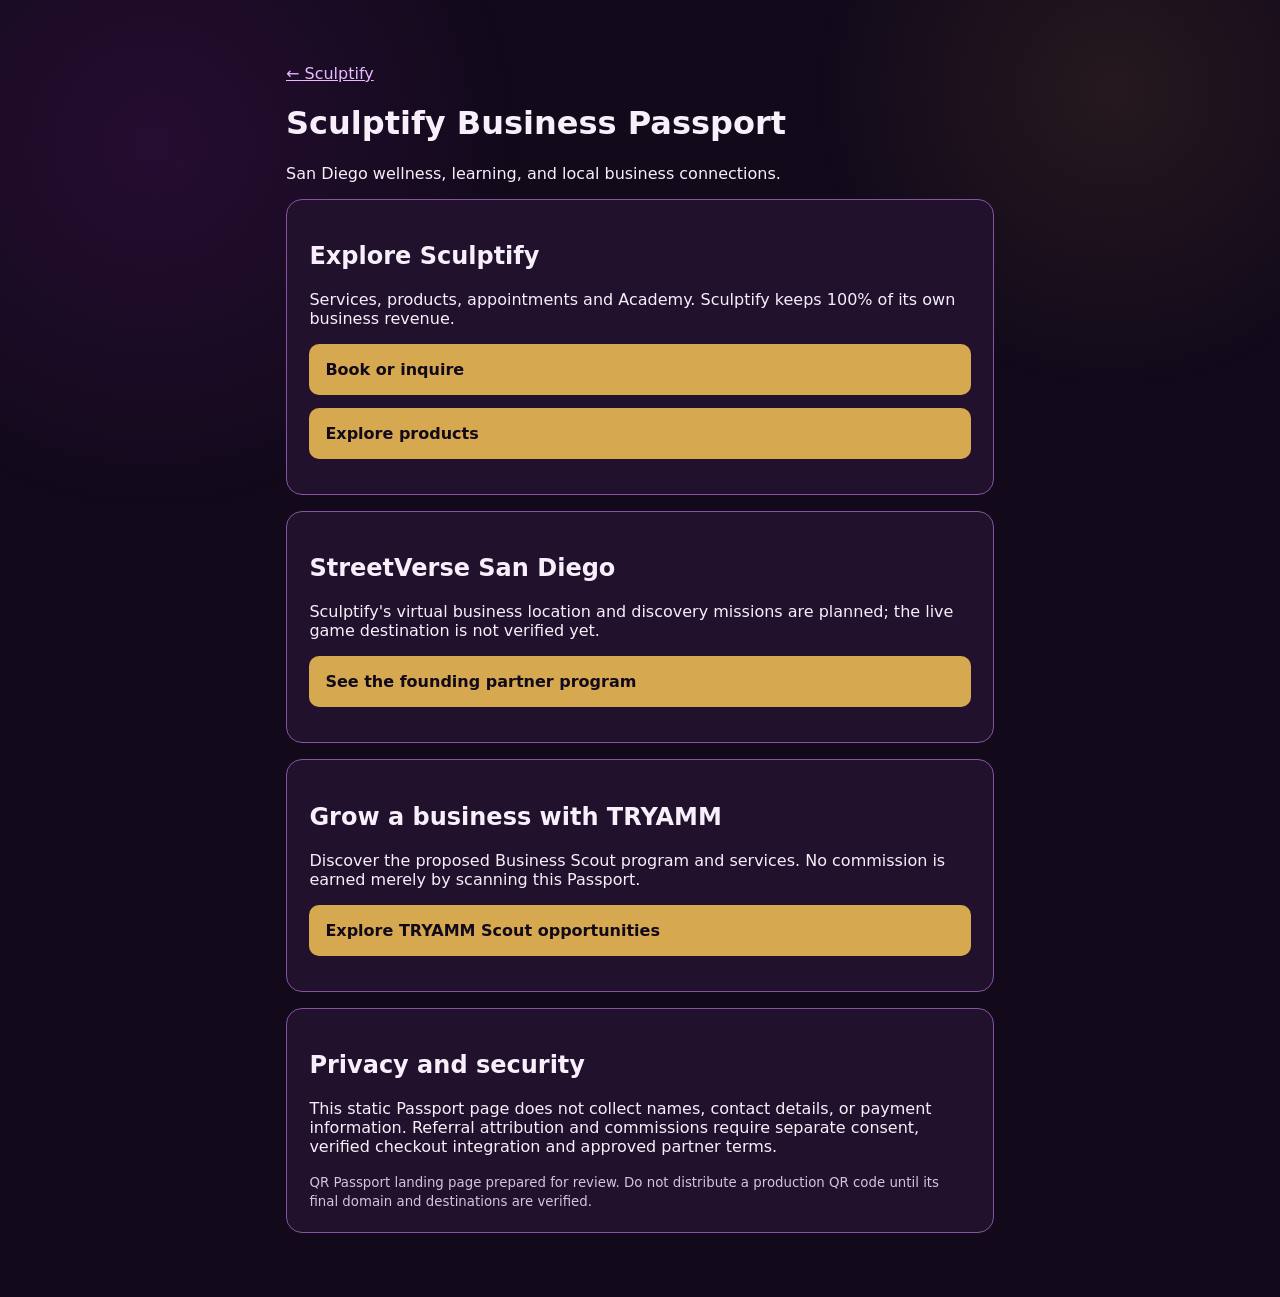
<file: business-passport.html>
<!doctype html>
<html lang="en"><head><meta charset="utf-8"><meta name="viewport" content="width=device-width,initial-scale=1"><meta name="referrer" content="strict-origin-when-cross-origin"><title>Sculptify Business QR Passport</title><link rel="stylesheet" href="./styles.css"><style>body{background:#120a1b;color:#f7effa;font:16px system-ui,sans-serif}main{max-width:740px;margin:2rem auto;padding:1rem}article{padding:1.4rem;margin:1rem 0;border:1px solid #8654a1;border-radius:16px;background:#21112c}a.action{display:block;padding:1rem;border-radius:10px;background:#d6a84f;color:#120a1b;font-weight:700;text-decoration:none;margin:.8rem 0}small{color:#d5c3e1}a{color:#e8b9ff}</style></head><body><main><p><a href="./index.html">← Sculptify</a></p><h1>Sculptify Business Passport</h1><p>San Diego wellness, learning, and local business connections.</p><article><h2>Explore Sculptify</h2><p>Services, products, appointments and Academy. Sculptify keeps 100% of its own business revenue.</p><a class="action" href="./index.html#booking">Book or inquire</a><a class="action" href="./index.html#store">Explore products</a></article><article><h2>StreetVerse San Diego</h2><p>Sculptify's virtual business location and discovery missions are planned; the live game destination is not verified yet.</p><a class="action" href="./scout.html">See the founding partner program</a></article><article><h2>Grow a business with TRYAMM</h2><p>Discover the proposed Business Scout program and services. No commission is earned merely by scanning this Passport.</p><a class="action" href="./scout.html">Explore TRYAMM Scout opportunities</a></article><article><h2>Privacy and security</h2><p>This static Passport page does not collect names, contact details, or payment information. Referral attribution and commissions require separate consent, verified checkout integration and approved partner terms.</p><small>QR Passport landing page prepared for review. Do not distribute a production QR code until its final domain and destinations are verified.</small></article></main></body></html>
</file>
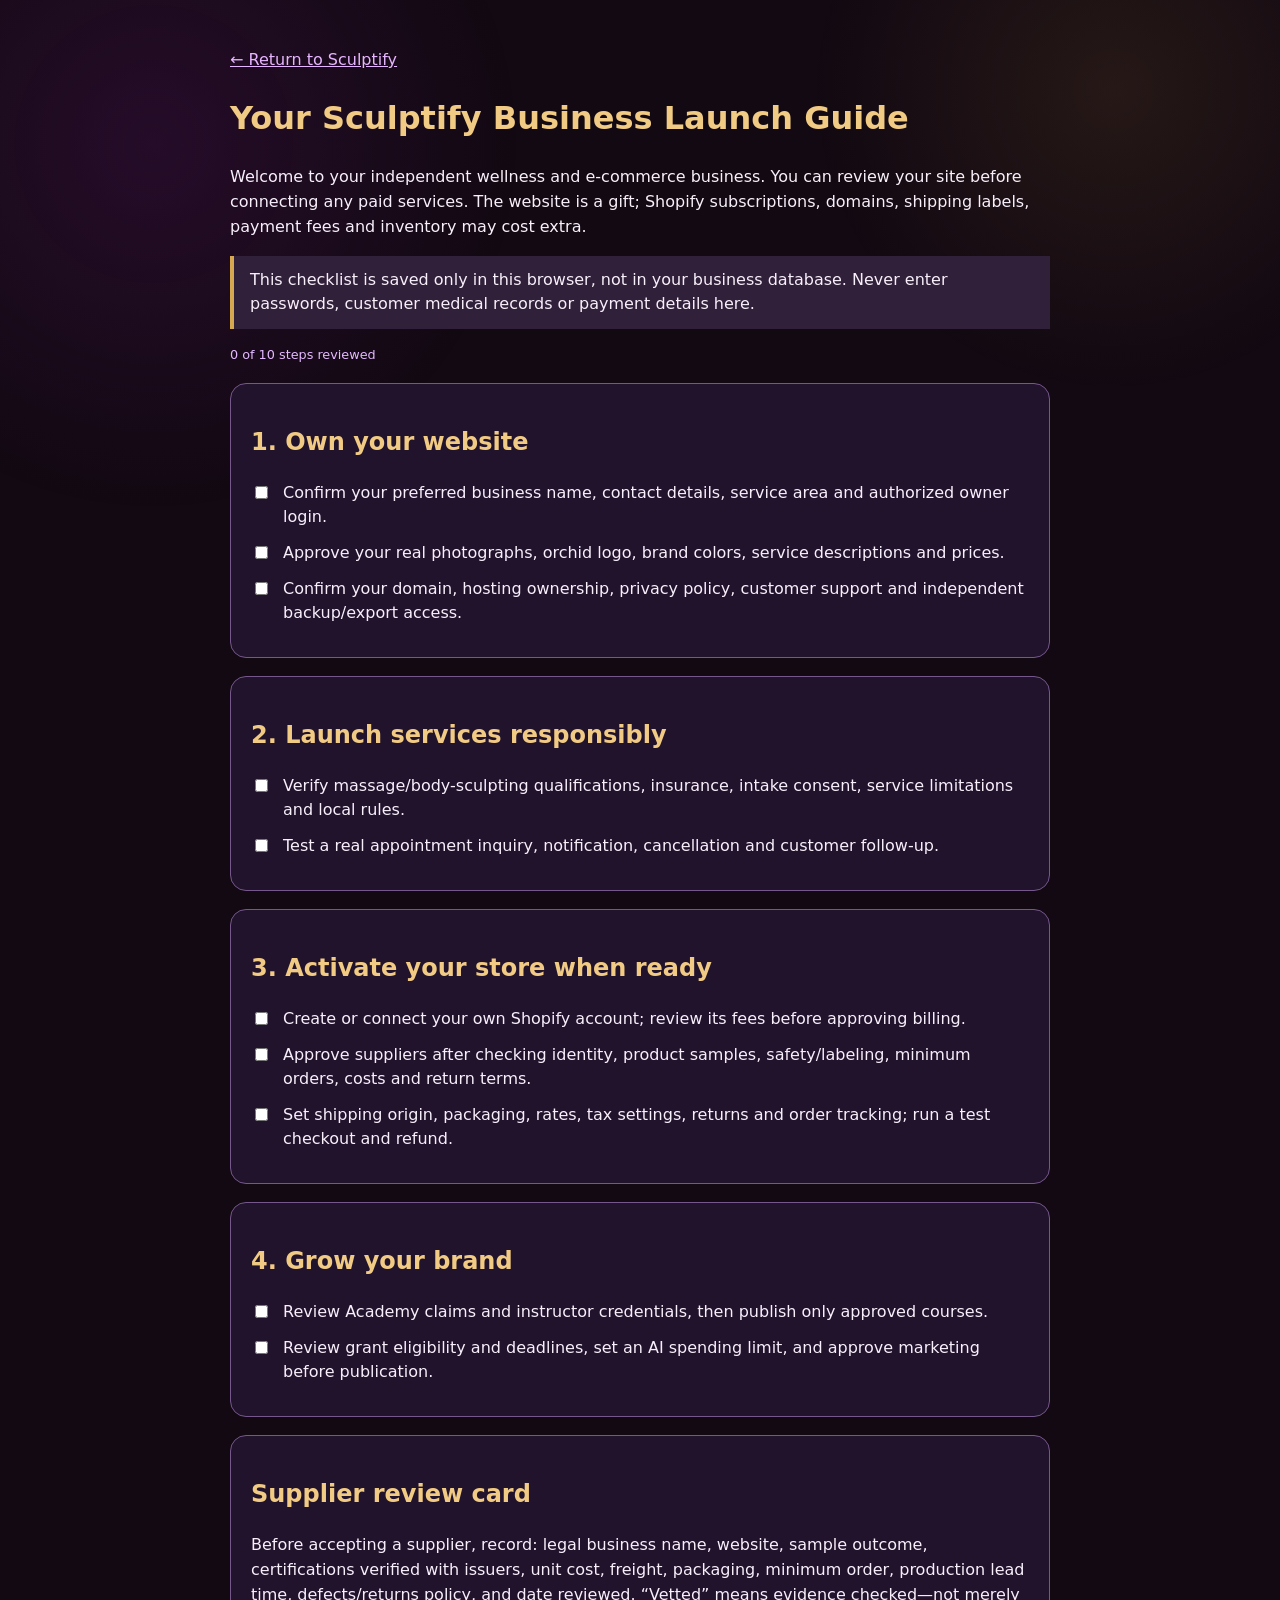
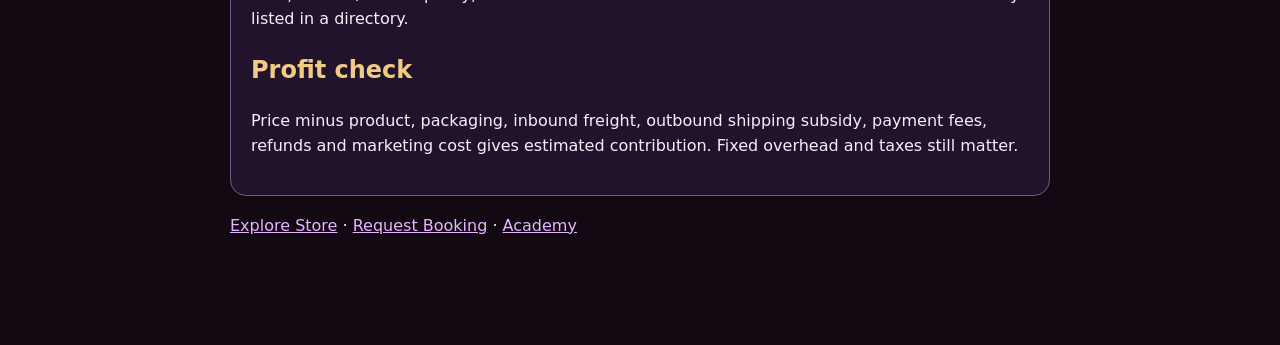
<file: owner-launch-guide.html>
<!doctype html><html lang="en"><head><meta charset="utf-8"><meta name="viewport" content="width=device-width,initial-scale=1"><meta name="theme-color" content="#120912"><title>SculptifyLTD | Owner Launch Guide</title><link rel="stylesheet" href="./styles.css"><style>body{background:#120912;color:#f7effa;font-family:system-ui,sans-serif}.guide{max-width:860px;margin:0 auto;padding:32px 20px 90px}h1,h2{color:#f1ca83}a{color:#e6b5ff}.step{border:1px solid #76578c;border-radius:16px;padding:20px;margin:18px 0;background:#22132d}label{display:flex;gap:12px;align-items:flex-start;margin:12px 0;line-height:1.5}input{margin-top:5px;accent-color:#a63dd2}.note{border-left:4px solid #d6a84f;padding:12px 16px;background:#312039}.status{color:#e3b9ff}</style></head><body><main class="guide"><p><a href="./index.html">← Return to Sculptify</a></p><h1>Your Sculptify Business Launch Guide</h1><p>Welcome to your independent wellness and e-commerce business. You can review your site before connecting any paid services. The website is a gift; Shopify subscriptions, domains, shipping labels, payment fees and inventory may cost extra.</p><p class="note">This checklist is saved only in this browser, not in your business database. Never enter passwords, customer medical records or payment details here.</p><p class="status" id="progress" aria-live="polite">0 of 10 steps reviewed</p><section class="step"><h2>1. Own your website</h2><label><input type="checkbox" data-step="1"> Confirm your preferred business name, contact details, service area and authorized owner login.</label><label><input type="checkbox" data-step="2"> Approve your real photographs, orchid logo, brand colors, service descriptions and prices.</label><label><input type="checkbox" data-step="3"> Confirm your domain, hosting ownership, privacy policy, customer support and independent backup/export access.</label></section><section class="step"><h2>2. Launch services responsibly</h2><label><input type="checkbox" data-step="4"> Verify massage/body-sculpting qualifications, insurance, intake consent, service limitations and local rules.</label><label><input type="checkbox" data-step="5"> Test a real appointment inquiry, notification, cancellation and customer follow-up.</label></section><section class="step"><h2>3. Activate your store when ready</h2><label><input type="checkbox" data-step="6"> Create or connect your own Shopify account; review its fees before approving billing.</label><label><input type="checkbox" data-step="7"> Approve suppliers after checking identity, product samples, safety/labeling, minimum orders, costs and return terms.</label><label><input type="checkbox" data-step="8"> Set shipping origin, packaging, rates, tax settings, returns and order tracking; run a test checkout and refund.</label></section><section class="step"><h2>4. Grow your brand</h2><label><input type="checkbox" data-step="9"> Review Academy claims and instructor credentials, then publish only approved courses.</label><label><input type="checkbox" data-step="10"> Review grant eligibility and deadlines, set an AI spending limit, and approve marketing before publication.</label></section><section class="step"><h2>Supplier review card</h2><p>Before accepting a supplier, record: legal business name, website, sample outcome, certifications verified with issuers, unit cost, freight, packaging, minimum order, production lead time, defects/returns policy, and date reviewed. “Vetted” means evidence checked—not merely listed in a directory.</p><h2>Profit check</h2><p>Price minus product, packaging, inbound freight, outbound shipping subsidy, payment fees, refunds and marketing cost gives estimated contribution. Fixed overhead and taxes still matter.</p></section><p><a href="./index.html#store">Explore Store</a> · <a href="./index.html#booking">Request Booking</a> · <a href="./index.html#academy">Academy</a></p></main><script>const checks=[...document.querySelectorAll('[data-step]')],key='sculptify-launch-checklist-v1';let saved=[];try{saved=JSON.parse(localStorage.getItem(key)||'[]')}catch{};checks.forEach(c=>{c.checked=saved.includes(c.dataset.step);c.addEventListener('change',()=>{try{localStorage.setItem(key,JSON.stringify(checks.filter(x=>x.checked).map(x=>x.dataset.step)))}catch{};refresh()})});function refresh(){document.querySelector('#progress').textContent=checks.filter(x=>x.checked).length+' of '+checks.length+' steps reviewed'}refresh();</script></body></html>
</file>
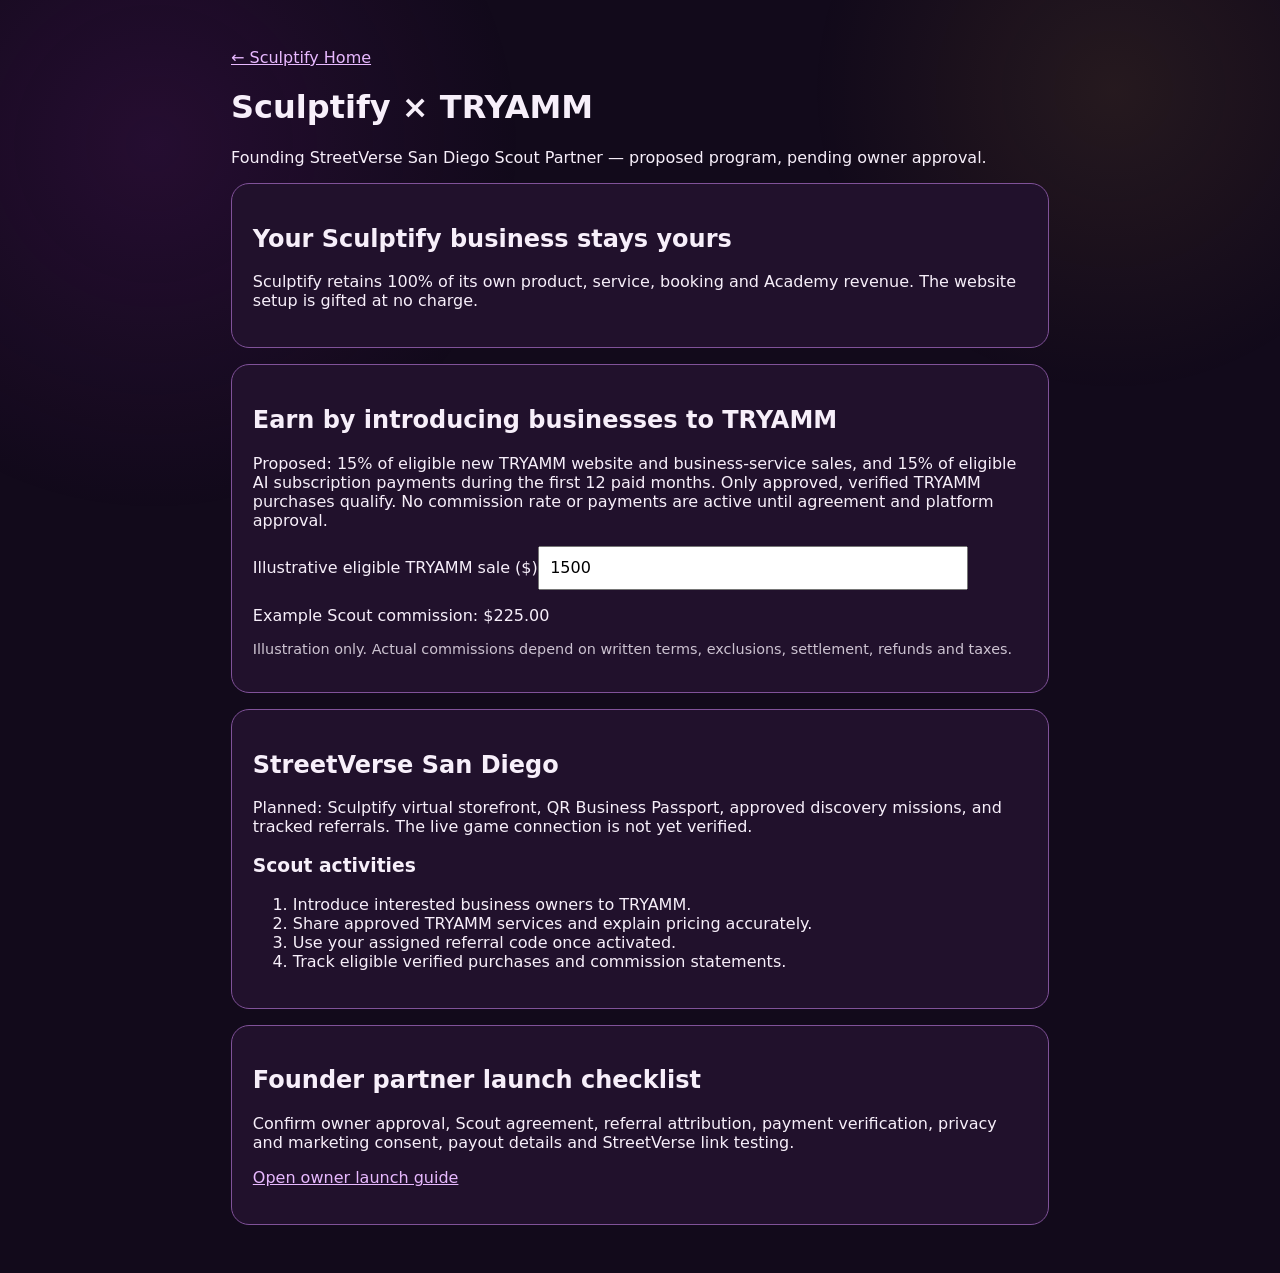
<file: scout.html>
<!doctype html><html lang="en"><head><meta charset="utf-8"><meta name="viewport" content="width=device-width,initial-scale=1"><meta name="description" content="SculptifyLTD founding TRYAMM Scout Partner — StreetVerse San Diego."><title>Sculptify × TRYAMM Scout Partner</title><link rel="stylesheet" href="./styles.css"><style>body{background:#120a1b;color:#f7effa;font:16px system-ui,sans-serif}main{max-width:850px;margin:auto;padding:2rem 1rem}section{background:#21112c;border:1px solid #805299;border-radius:18px;padding:1.3rem;margin:1rem 0}a{color:#e8b9ff}input{font:inherit;padding:.65rem;width:100%;max-width:430px}button{font:inherit;padding:.8rem 1.2rem;border:0;border-radius:10px;background:#d6a84f;color:#120a1b;font-weight:700}label{display:block;margin:1rem 0}.small{opacity:.8;font-size:.9rem}</style></head><body><main><p><a href="./index.html">← Sculptify Home</a></p><h1>Sculptify × TRYAMM</h1><p>Founding StreetVerse San Diego Scout Partner — proposed program, pending owner approval.</p><section><h2>Your Sculptify business stays yours</h2><p>Sculptify retains 100% of its own product, service, booking and Academy revenue. The website setup is gifted at no charge.</p></section><section><h2>Earn by introducing businesses to TRYAMM</h2><p>Proposed: 15% of eligible new TRYAMM website and business-service sales, and 15% of eligible AI subscription payments during the first 12 paid months. Only approved, verified TRYAMM purchases qualify. No commission rate or payments are active until agreement and platform approval.</p><label>Illustrative eligible TRYAMM sale ($)<input id="sale" type="number" min="0" max="1000000" step="0.01" value="1500"></label><p id="estimate" role="status"></p><p class="small">Illustration only. Actual commissions depend on written terms, exclusions, settlement, refunds and taxes.</p></section><section><h2>StreetVerse San Diego</h2><p>Planned: Sculptify virtual storefront, QR Business Passport, approved discovery missions, and tracked referrals. The live game connection is not yet verified.</p><h3>Scout activities</h3><ol><li>Introduce interested business owners to TRYAMM.</li><li>Share approved TRYAMM services and explain pricing accurately.</li><li>Use your assigned referral code once activated.</li><li>Track eligible verified purchases and commission statements.</li></ol></section><section><h2>Founder partner launch checklist</h2><p>Confirm owner approval, Scout agreement, referral attribution, payment verification, privacy and marketing consent, payout details and StreetVerse link testing.</p><p><a href="./owner-launch-guide.html">Open owner launch guide</a></p></section></main><script>const s=document.getElementById('sale'),o=document.getElementById('estimate');function update(){const n=Number(s.value);o.textContent=Number.isFinite(n)&&n>=0&&n<=1000000?'Example Scout commission: '+(n*.15).toLocaleString('en-US',{style:'currency',currency:'USD'}):'Enter a valid amount';}s.addEventListener('input',update);update();</script></body></html>
</file>
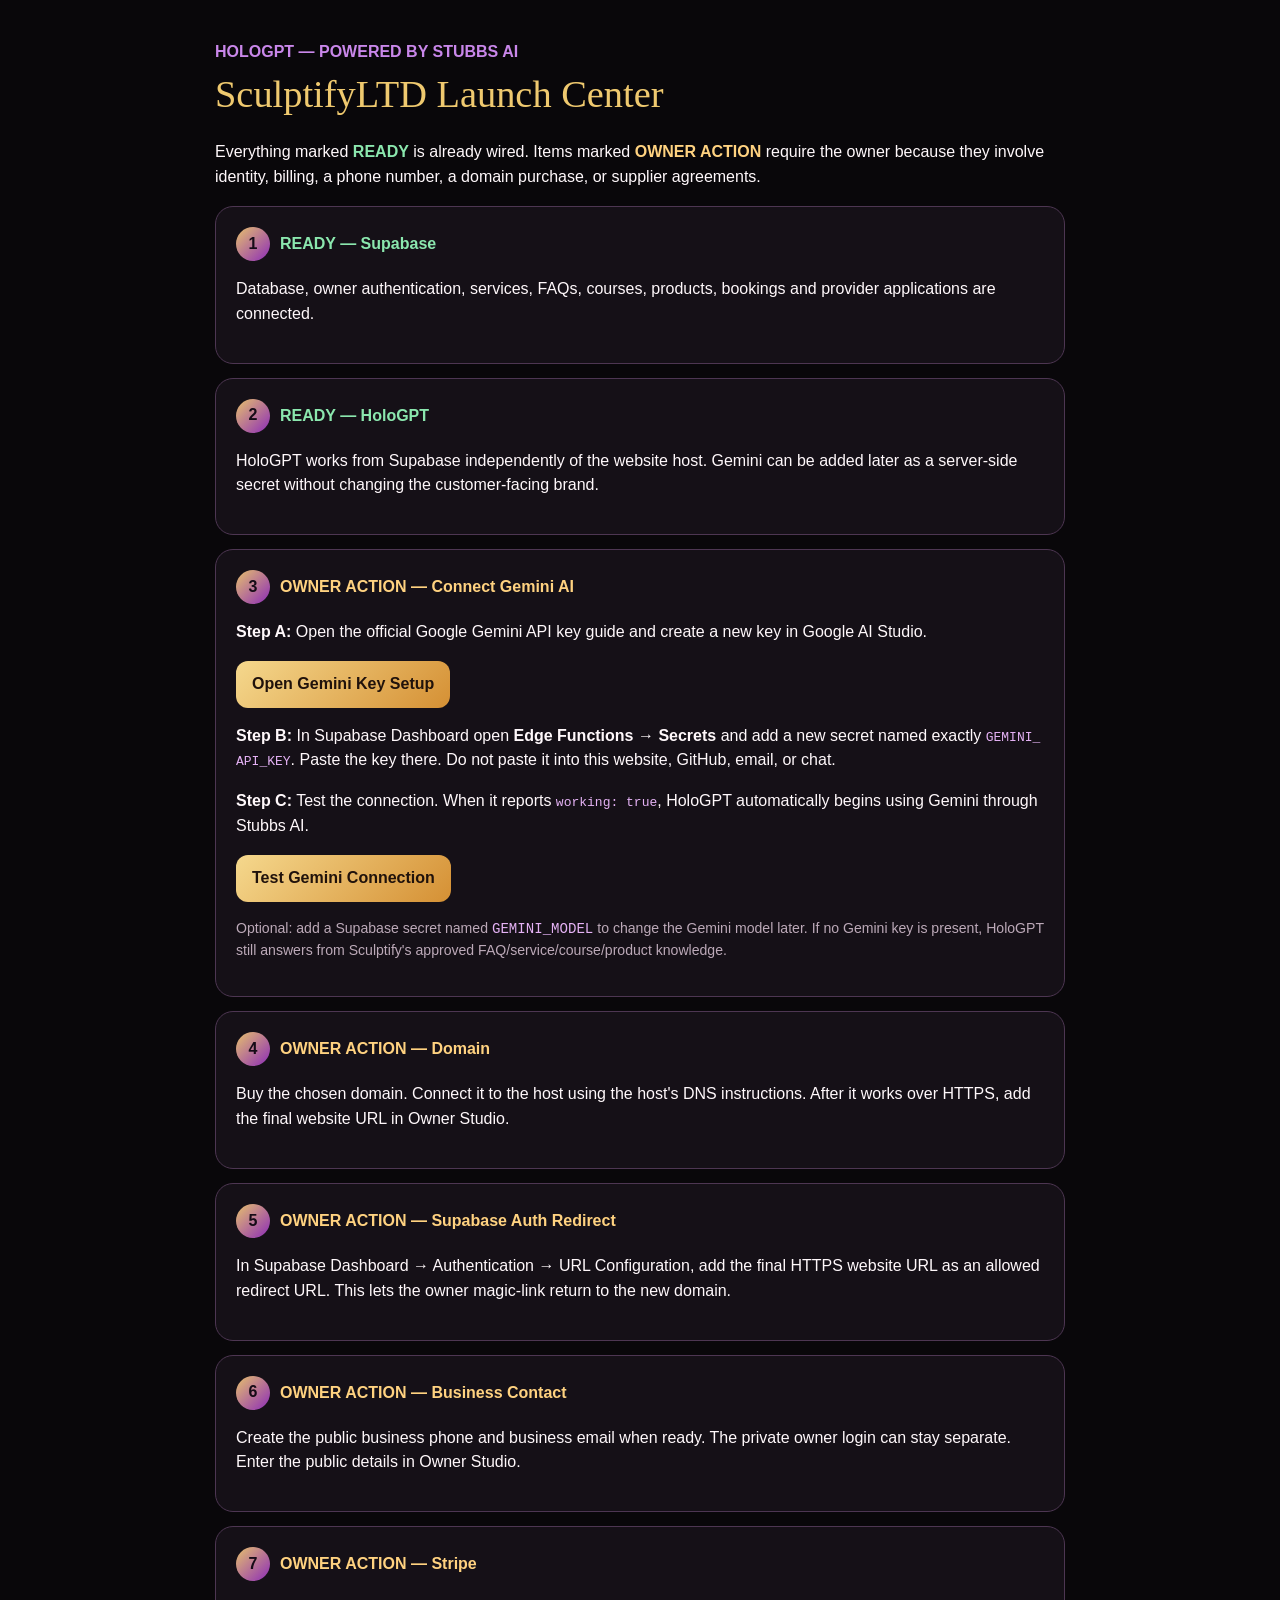
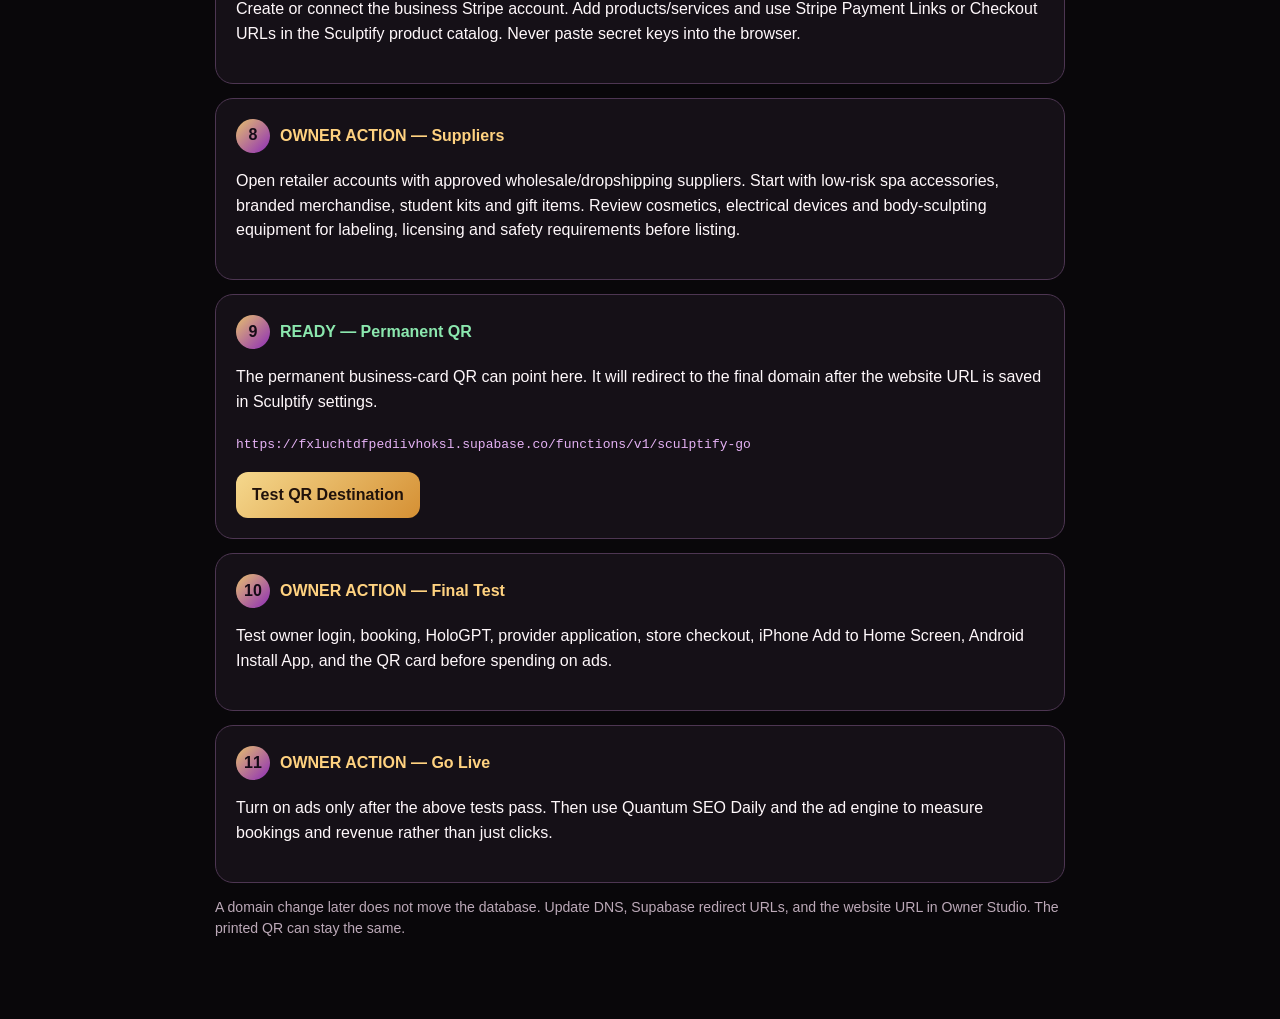
<file: setup.html>
<!doctype html>
<html lang="en"><head><meta charset="utf-8"><meta name="viewport" content="width=device-width,initial-scale=1">
<title>SculptifyLTD Launch Center</title><style>
body{margin:0;background:#09070a;color:#fff8fb;font-family:-apple-system,BlinkMacSystemFont,"Segoe UI",Arial,sans-serif;line-height:1.55}
main{width:min(850px,calc(100% - 28px));margin:40px auto 80px}.brand{color:#efc96f;font-family:Georgia,serif;font-size:2.4rem}.sub{color:#c987ea;font-weight:700}.card{border:1px solid #4d3652;background:#151017;border-radius:18px;padding:20px;margin:14px 0}.num{display:inline-grid;place-items:center;width:34px;height:34px;border-radius:50%;background:linear-gradient(135deg,#e7c16d,#8c2cb8);color:#160b17;font-weight:900;margin-right:10px}.done{color:#8be7ae}.owner{color:#ffd280}.button{display:inline-block;padding:11px 16px;border-radius:12px;background:linear-gradient(135deg,#f5d88d,#d59034);color:#20120b;text-decoration:none;font-weight:900}.small{color:#bca9b8;font-size:.88rem}code{word-break:break-all;color:#e5b2f5}h2{color:#f2d184}input{width:100%;padding:12px;border-radius:10px;border:1px solid #503a55;background:#0d090e;color:#fff}
</style></head><body><main>
<div class="sub">HOLOGPT — POWERED BY STUBBS AI</div><div class="brand">SculptifyLTD Launch Center</div>
<p>Everything marked <b class="done">READY</b> is already wired. Items marked <b class="owner">OWNER ACTION</b> require the owner because they involve identity, billing, a phone number, a domain purchase, or supplier agreements.</p>

<div class="card"><span class="num">1</span><b class="done">READY — Supabase</b><p>Database, owner authentication, services, FAQs, courses, products, bookings and provider applications are connected.</p></div>
<div class="card"><span class="num">2</span><b class="done">READY — HoloGPT</b><p>HoloGPT works from Supabase independently of the website host. Gemini can be added later as a server-side secret without changing the customer-facing brand.</p></div>
<div class="card"><span class="num">3</span><b class="owner">OWNER ACTION — Connect Gemini AI</b>
  <p><b>Step A:</b> Open the official Google Gemini API key guide and create a new key in Google AI Studio.</p>
  <p><a class="button" href="https://ai.google.dev/gemini-api/docs/api-key" target="_blank" rel="noopener">Open Gemini Key Setup</a></p>
  <p><b>Step B:</b> In Supabase Dashboard open <b>Edge Functions → Secrets</b> and add a new secret named exactly <code>GEMINI_API_KEY</code>. Paste the key there. Do not paste it into this website, GitHub, email, or chat.</p>
  <p><b>Step C:</b> Test the connection. When it reports <code>working: true</code>, HoloGPT automatically begins using Gemini through Stubbs AI.</p>
  <p><a class="button" href="https://fxluchtdfpediivhoksl.supabase.co/functions/v1/sculptify-gemini-check" target="_blank" rel="noopener">Test Gemini Connection</a></p>
  <p class="small">Optional: add a Supabase secret named <code>GEMINI_MODEL</code> to change the Gemini model later. If no Gemini key is present, HoloGPT still answers from Sculptify's approved FAQ/service/course/product knowledge.</p>
  </div>
  <div class="card"><span class="num">4</span><b class="owner">OWNER ACTION — Domain</b><p>Buy the chosen domain. Connect it to the host using the host's DNS instructions. After it works over HTTPS, add the final website URL in Owner Studio.</p></div>
<div class="card"><span class="num">5</span><b class="owner">OWNER ACTION — Supabase Auth Redirect</b><p>In Supabase Dashboard → Authentication → URL Configuration, add the final HTTPS website URL as an allowed redirect URL. This lets the owner magic-link return to the new domain.</p></div>
<div class="card"><span class="num">6</span><b class="owner">OWNER ACTION — Business Contact</b><p>Create the public business phone and business email when ready. The private owner login can stay separate. Enter the public details in Owner Studio.</p></div>
<div class="card"><span class="num">7</span><b class="owner">OWNER ACTION — Stripe</b><p>Create or connect the business Stripe account. Add products/services and use Stripe Payment Links or Checkout URLs in the Sculptify product catalog. Never paste secret keys into the browser.</p></div>
<div class="card"><span class="num">8</span><b class="owner">OWNER ACTION — Suppliers</b><p>Open retailer accounts with approved wholesale/dropshipping suppliers. Start with low-risk spa accessories, branded merchandise, student kits and gift items. Review cosmetics, electrical devices and body-sculpting equipment for labeling, licensing and safety requirements before listing.</p></div>
<div class="card"><span class="num">9</span><b class="done">READY — Permanent QR</b><p>The permanent business-card QR can point here. It will redirect to the final domain after the website URL is saved in Sculptify settings.</p><p><code>https://fxluchtdfpediivhoksl.supabase.co/functions/v1/sculptify-go</code></p><a class="button" href="https://fxluchtdfpediivhoksl.supabase.co/functions/v1/sculptify-go">Test QR Destination</a></div>
<div class="card"><span class="num">10</span><b class="owner">OWNER ACTION — Final Test</b><p>Test owner login, booking, HoloGPT, provider application, store checkout, iPhone Add to Home Screen, Android Install App, and the QR card before spending on ads.</p></div>
<div class="card"><span class="num">11</span><b class="owner">OWNER ACTION — Go Live</b><p>Turn on ads only after the above tests pass. Then use Quantum SEO Daily and the ad engine to measure bookings and revenue rather than just clicks.</p></div>
<p class="small">A domain change later does not move the database. Update DNS, Supabase redirect URLs, and the website URL in Owner Studio. The printed QR can stay the same.</p>
</main></body></html>
</file>
<file: styles.css>
*{box-sizing:border-box}html{scroll-behavior:smooth}body{margin:0;background:#09070a;color:#fff8fb;font-family:-apple-system,BlinkMacSystemFont,"Segoe UI",Roboto,Arial,sans-serif;line-height:1.55;overflow-x:hidden}body:before{content:"";position:fixed;inset:0;pointer-events:none;background:radial-gradient(circle at 12% 16%,rgba(128,30,150,.18),transparent 27%),radial-gradient(circle at 87% 10%,rgba(241,178,72,.09),transparent 22%);z-index:-2}a{color:inherit}button,input,select,textarea{font:inherit}.wrap{width:min(1180px,calc(100% - 28px));margin:auto}.top-strip{background:#050405;border-bottom:1px solid #302133;color:#d9c9d4;font-size:.78rem}.top-strip .wrap{display:flex;justify-content:space-between;gap:18px;padding:8px 0;white-space:nowrap;overflow:auto}.site-header{position:sticky;top:0;z-index:30;background:rgba(9,7,10,.92);backdrop-filter:blur(18px);border-bottom:1px solid #39273d}.nav-wrap{min-height:78px;display:flex;align-items:center;justify-content:space-between;gap:18px}.brand{display:flex;align-items:center;gap:12px;text-decoration:none}.brand img{width:54px;height:54px}.brand strong,.brand small{display:block}.brand strong{font-family:Georgia,serif;font-size:1.32rem;color:#f1d083}.brand small{font-size:.64rem;letter-spacing:.12em;color:#d3bfce}.nav-wrap nav{display:flex;gap:16px;align-items:center}.nav-wrap nav a{text-decoration:none;font-size:.87rem;color:#e7dae3}.button{border:1px solid transparent;min-height:44px;border-radius:12px;padding:10px 17px;display:inline-flex;align-items:center;justify-content:center;text-decoration:none;font-weight:800;cursor:pointer}.gold{background:linear-gradient(135deg,#f6dfa0,#d49335 52%,#f6d986);color:#21120a;box-shadow:0 9px 28px rgba(221,159,57,.16)}.purple{background:linear-gradient(135deg,#7a27b8,#c84ab7);color:#fff}.outline{background:rgba(22,14,23,.72);border-color:#8c647e;color:#fff}.full{width:100%}.hero{padding:72px 0 46px}.hero-grid{display:grid;grid-template-columns:1.03fr .97fr;gap:34px;align-items:center}.pill,.eyebrow{display:inline-flex;color:#e9b9ff;border:1px solid #59405e;background:#181019;border-radius:999px;padding:6px 10px;font-size:.7rem;font-weight:900;letter-spacing:.1em}.hero h1{font-family:Georgia,serif;font-size:clamp(2.8rem,6.5vw,5.65rem);line-height:.96;letter-spacing:-.035em;margin:16px 0 18px;background:linear-gradient(180deg,#fff5cf 4%,#e5bd63 55%,#a96225 100%);-webkit-background-clip:text;color:transparent}.hero h1 em{font-weight:500;color:#d78cff;-webkit-text-fill-color:#d78cff}.hero-copy>p{color:#cdbbc8;font-size:1.05rem;max-width:680px}.hero-actions{display:flex;gap:10px;flex-wrap:wrap;margin:24px 0 12px}.install-help{font-size:.82rem;min-height:1.2em}.feature-pills{display:flex;gap:8px;flex-wrap:wrap;margin-top:22px}.feature-pills span{border:1px solid #433046;border-radius:999px;padding:6px 9px;font-size:.73rem;color:#d8c5d4;background:#130e14}.hero-card{position:relative;min-height:530px;border:1px solid #8b6532;border-radius:30px;overflow:hidden;background:linear-gradient(150deg,#0d090e 0%,#170d1d 48%,#2b1135 100%);box-shadow:0 30px 85px rgba(0,0,0,.42),inset 0 0 90px rgba(152,62,176,.08)}.hero-card:before,.hero-card:after{content:"";position:absolute;border-radius:50%;filter:blur(2px)}.hero-card:before{width:360px;height:360px;right:-170px;top:-90px;background:radial-gradient(circle,#7d2da5 0,#44134e 40%,transparent 70%)}.hero-card:after{width:420px;height:90px;left:-80px;bottom:55px;background:linear-gradient(90deg,transparent,#d99a36 48%,#8e33b6 67%,transparent);transform:rotate(-12deg);opacity:.7}.hero-logo{position:relative;z-index:3;display:flex;align-items:center;gap:10px;padding:24px}.hero-logo img{width:76px;height:76px}.hero-logo b{font-family:Georgia,serif;color:#f0ca72;font-size:1.7rem;display:block}.hero-logo span{color:#cc8ef0;font-size:.74rem;letter-spacing:.1em}.spa-art{position:relative;height:236px;margin:0 22px;border-radius:22px;overflow:hidden;background:radial-gradient(circle at 62% 37%,rgba(233,166,68,.17),transparent 26%),linear-gradient(135deg,#1f1124,#0b090c 60%,#221229)}.glow{position:absolute;inset:0;background:radial-gradient(circle at 30% 70%,rgba(247,175,78,.19),transparent 28%)}.flower{position:absolute;color:#b343d2;text-shadow:2px 2px 0 #e4b357,0 0 18px rgba(188,61,210,.55);font-size:7rem;line-height:1}.flower-a{left:10px;top:4px;transform:rotate(-18deg)}.flower-b{right:12px;bottom:-22px;font-size:6rem;transform:rotate(24deg)}.stone{position:absolute;width:120px;height:48px;border-radius:50%;background:radial-gradient(ellipse at 40% 25%,#514451 0,#19151b 54%,#080608 100%);box-shadow:0 14px 24px rgba(0,0,0,.45)}.stone-1{left:37%;top:62%;transform:rotate(-6deg)}.stone-2{left:49%;top:45%;width:108px}.stone-3{left:61%;top:29%;width:98px}.contact-card{position:relative;z-index:3;display:grid;grid-template-columns:repeat(3,1fr);gap:8px;padding:18px 22px}.contact-card>div{display:flex;gap:9px;align-items:center;border:1px solid #4a344d;background:rgba(11,7,12,.74);padding:10px;border-radius:14px;min-width:0}.contact-card span{color:#f0c770}.contact-card p{margin:0;min-width:0}.contact-card small{display:block;color:#a993a4;font-size:.66rem}.contact-card b{display:block;white-space:nowrap;overflow:hidden;text-overflow:ellipsis;font-size:.72rem}.hero-badges{position:relative;z-index:3;display:flex;gap:8px;flex-wrap:wrap;padding:0 22px 22px}.hero-badges span{border:1px solid #c18d3f;color:#f4d990;border-radius:999px;padding:6px 10px;font-size:.71rem}.section{padding:64px 0}.dark-band{background:linear-gradient(180deg,rgba(20,13,21,.95),rgba(13,9,14,.95));border-top:1px solid #2f2132;border-bottom:1px solid #2f2132}.section-head{display:flex;justify-content:space-between;align-items:end;gap:24px;margin-bottom:25px}.section-head h2,.ai-layout h2,.two-col h2{font-family:Georgia,serif;font-size:clamp(2rem,4vw,3.2rem);margin:6px 0;color:#f5d789}.section-head p,.ai-layout>div>p,.two-col>div>p{max-width:650px;color:#c3b1be;margin:0}.rail{display:grid;grid-auto-flow:column;grid-auto-columns:minmax(285px,32%);gap:16px;overflow-x:auto;scroll-snap-type:x mandatory;padding:4px 4px 18px;scrollbar-color:#a842c5 #231626}.rail::-webkit-scrollbar{height:12px}.rail::-webkit-scrollbar-track{background:#231626;border-radius:999px}.rail::-webkit-scrollbar-thumb{background:linear-gradient(90deg,#7d2bb0,#e0a44b);border-radius:999px;border:2px solid #231626}.service-card,.lux-card,.product-card,.loading-card{border:1px solid #49344d;background:linear-gradient(180deg,#1a111c,#100c12);border-radius:20px;overflow:hidden}.service-card{scroll-snap-align:start}.service-visual{height:185px;display:grid;place-items:center;font-size:4rem;background:radial-gradient(circle at 72% 25%,rgba(235,168,65,.18),transparent 23%),linear-gradient(135deg,#35163f,#130d16 64%)}.service-body,.product-body{padding:18px}.mini-tag{display:inline-flex;padding:5px 8px;border-radius:999px;background:#2a192d;color:#dfa8f3;font-size:.69rem;font-weight:900}.service-card h3,.lux-card h3,.product-card h3{margin:10px 0 7px}.service-card p,.lux-card p,.product-card p{color:#bca9b8;font-size:.88rem}.service-meta{display:flex;gap:6px;flex-wrap:wrap;margin:12px 0}.service-meta span{font-size:.7rem;border:1px solid #4b384d;border-radius:999px;padding:4px 7px;color:#d8c7d4}.card-grid{display:grid;grid-template-columns:repeat(3,1fr);gap:16px}.lux-card{padding:22px}.big-icon{font-size:2.2rem}.product-grid{display:grid;grid-template-columns:repeat(4,1fr);gap:14px}.product-art{height:138px;display:grid;place-items:center;font-size:2.8rem;background:linear-gradient(135deg,#2b1730,#110d13)}.ai-layout,.two-col{display:grid;grid-template-columns:.9fr 1.1fr;gap:28px;align-items:start}.ai-use-grid{display:grid;grid-template-columns:repeat(3,1fr);gap:8px;margin-top:20px}.ai-use-grid span{border:1px solid #463249;border-radius:12px;padding:11px;text-align:center;color:#ddcad9;background:#171019;font-size:.82rem}.chat-shell{border:1px solid #5a3d5f;border-radius:22px;overflow:hidden;background:#151017}.chat-head{display:flex;justify-content:space-between;align-items:center;padding:17px 18px;border-bottom:1px solid #3a293d}.chat-head b,.chat-head small{display:block}.chat-head small{color:#c17ddd;font-size:.7rem}.chat-head>span{color:#86dfaa;font-size:.72rem}.chat-messages{height:285px;overflow:auto;padding:16px;display:flex;flex-direction:column;gap:10px}.chat-msg{max-width:86%;padding:10px 12px;border-radius:14px;font-size:.88rem}.chat-msg.user{align-self:flex-end;background:linear-gradient(135deg,#8e38b6,#c54a9e)}.chat-msg.coach{background:#291c2c}.quick-chips{display:flex;gap:7px;overflow:auto;padding:0 14px 12px}.quick-chips button{white-space:nowrap;border:1px solid #4b3550;background:#211624;color:#eedff0;border-radius:999px;padding:7px 10px}.chat-input{display:flex;border-top:1px solid #3a293d}.chat-input input{flex:1;min-width:0;background:transparent;border:0;color:white;padding:14px;outline:none;font-size:16px}.chat-input .button{border-radius:0}.faq-list{display:grid;gap:10px}.faq-item{border:1px solid #3d2b41;background:#171019;border-radius:16px;padding:17px}.faq-item summary{cursor:pointer;font-weight:800;color:#f0d28e}.faq-item p{color:#bdaab9;margin:10px 0 0}.form-card{border:1px solid #4b354f;background:#151017;border-radius:22px;padding:20px;display:grid;gap:11px}.form-row{display:grid;grid-template-columns:1fr 1fr;gap:10px}.form-card input,.form-card select,.form-card textarea,.owner-drawer input,.owner-drawer textarea{width:100%;border:1px solid #49344d;background:#0e0a10;color:#fff;border-radius:12px;padding:13px;outline:none}.form-card input:focus,.form-card select:focus,.form-card textarea:focus,.owner-drawer input:focus,.owner-drawer textarea:focus{border-color:#d1a04c}.safe-note{margin-top:18px;border:1px dashed #624b64;background:#171019;color:#bcaabc;border-radius:14px;padding:13px;font-size:.79rem}.status{font-size:.8rem;color:#87e4ab;margin:0}.loading-card{padding:24px;color:#beaebe}.footer-grid{display:grid;grid-template-columns:2fr 1fr 1fr;align-items:center;gap:20px;padding:30px 0;border-top:1px solid #302133}.footer-brand img{width:48px;height:48px}.footer-grid p{color:#b4a2b0;font-size:.8rem}.text-button{border:0;background:transparent;color:#e6c470;text-decoration:underline;cursor:pointer}.owner-fab{position:fixed;right:14px;bottom:14px;z-index:45;border:1px solid #d2a04c;background:#140d16;color:#f6d78c;border-radius:999px;padding:12px 15px;font-weight:900;box-shadow:0 18px 50px rgba(0,0,0,.35)}.owner-drawer{position:fixed;top:0;right:-440px;width:min(440px,94vw);height:100dvh;overflow:auto;background:#0e0a10;border-left:1px solid #58405d;z-index:60;padding:20px;transition:.25s;box-shadow:-24px 0 80px rgba(0,0,0,.5)}.owner-drawer.open{right:0}.owner-head{display:flex;justify-content:space-between;align-items:start}.owner-head h3{font-family:Georgia,serif;color:#f2d083;font-size:1.7rem;margin:7px 0}.owner-head button{border:1px solid #49344d;background:#1b121d;color:white;border-radius:10px;font-size:1.3rem}.owner-drawer p{color:#baa7b7}.owner-form{display:grid;gap:10px}.owner-form label{font-size:.76rem;color:#cfbdca}.owner-verified{border:1px solid #315b42;background:#102017;color:#8ee5ad;border-radius:12px;padding:10px;margin-bottom:14px}.ambient{position:fixed;z-index:-1;filter:blur(90px);opacity:.16;border-radius:50%}.ambient-one{width:320px;height:320px;background:#8b2eb6;top:15%;left:-150px}.ambient-two{width:280px;height:280px;background:#d89b38;bottom:5%;right:-130px}@media(max-width:920px){.nav-wrap nav a:not(.gold){display:none}.hero-grid,.ai-layout,.two-col{grid-template-columns:1fr}.hero-card{min-height:500px}.rail{grid-auto-columns:minmax(275px,78%)}.card-grid{grid-template-columns:1fr 1fr}.product-grid{grid-template-columns:1fr 1fr}}@media(max-width:600px){.wrap{width:min(100% - 20px,1180px)}.brand small{display:none}.site-header .brand img{width:46px;height:46px}.hero{padding-top:48px}.hero-card{min-height:530px}.contact-card{grid-template-columns:1fr}.spa-art{height:190px}.feature-pills{gap:6px}.section{padding:48px 0}.section-head{flex-direction:column;align-items:start}.card-grid,.product-grid{grid-template-columns:1fr}.form-row{grid-template-columns:1fr}.ai-use-grid{grid-template-columns:1fr 1fr}.footer-grid{grid-template-columns:1fr}.owner-fab{right:10px;bottom:10px}}
.owner-drawer{width:min(590px,96vw)}
.owner-drawer select{width:100%;border:1px solid #49344d;background:#0e0a10;color:#fff;border-radius:12px;padding:10px;outline:none}
.owner-divider{border-top:1px solid #3b293f;margin:24px 0}
.owner-module h4{font-family:Georgia,serif;color:#f1cf80;font-size:1.35rem;margin:6px 0}
.owner-help{font-size:.78rem!important;color:#aa98a8!important}
.owner-list{display:grid;gap:9px}
.ops-row,.doc-row{display:grid;grid-template-columns:1fr 145px;gap:10px;align-items:center;border:1px solid #37263b;background:#141016;border-radius:12px;padding:10px}
.ops-row b,.ops-row small{display:block}.ops-row small{font-size:.7rem;color:#ad9baa;margin-top:3px}.ops-row p{font-size:.72rem!important;margin:5px 0 0!important}
.academy-item,.owner-panel,.grant-card{border:1px solid #3d2a42;background:#151017;border-radius:14px;padding:12px}
.academy-item summary,.owner-panel summary{cursor:pointer;font-weight:800;color:#efd18b}
.academy-item summary span{font-size:.65rem;color:#c58ee1;margin-left:6px}
.academy-item p,.academy-item li{font-size:.74rem;color:#b9a7b6}
.owner-section-head,.grant-toolbar{display:flex;justify-content:space-between;align-items:center;gap:10px}
.grant-live{font-size:.67rem;color:#83dfaa}.grant-toolbar{margin:12px 0 7px}
.grant-card h5{font-size:1rem;margin:7px 0 2px}.grant-card small{color:#ad9baa}.grant-card p{font-size:.76rem!important}
.grant-meta{display:flex;gap:6px;flex-wrap:wrap;margin:9px 0}.grant-meta span{font-size:.67rem;border:1px solid #453247;border-radius:999px;padding:4px 7px;color:#d4c1d0}
.grant-actions{display:flex;gap:7px;flex-wrap:wrap;margin-top:10px}.grant-actions .button{min-height:36px;padding:7px 10px;font-size:.71rem}
.source-row{display:block;text-decoration:none;border:1px solid #37263b;background:#141016;border-radius:11px;padding:9px}.source-row b,.source-row small{display:block}.source-row b{color:#efd18b;font-size:.79rem}.source-row small{font-size:.67rem;color:#aa98a8}
.security-grid{display:grid;grid-template-columns:1fr 1fr;gap:7px;margin:10px 0}.security-grid span{border:1px solid #315b42;background:#102017;color:#8ee5ad;border-radius:10px;padding:8px;font-size:.68rem}
.owner-mini-card{border:1px solid #37263b;background:#141016;border-radius:12px;padding:10px;color:#b9a7b6;font-size:.76rem}
@media(max-width:600px){.ops-row,.doc-row{grid-template-columns:1fr}.security-grid{grid-template-columns:1fr}}

.client-site-row{display:grid;grid-template-columns:1fr auto;gap:10px;align-items:center;border:1px solid #37263b;background:#141016;border-radius:12px;padding:10px}
.client-site-row b,.client-site-row small{display:block}.client-site-row small{font-size:.69rem;color:#aa98a8}
.client-links{display:flex;gap:8px;flex-wrap:wrap}
.owner-module code{font-size:.7rem;color:#d9a6ef;word-break:break-all}
@media(max-width:600px){.client-site-row{grid-template-columns:1fr}.client-links{justify-content:flex-start}}

.pricing-row{display:grid;grid-template-columns:1fr auto;gap:12px;align-items:start;border:1px solid #3d2a42;background:#151017;border-radius:14px;padding:12px}
.pricing-row b,.pricing-row small{display:block}.pricing-row>div>small{color:#aa98a8;font-size:.68rem}.pricing-row p{font-size:.7rem!important;color:#a993a5!important;margin:5px 0 0!important}
.price-chip{min-width:92px;text-align:center;border:1px solid #b17e37;background:#20160d;color:#f0cf80;border-radius:12px;padding:9px;font-weight:900}.price-chip small{color:#c8a765;font-size:.6rem;margin-top:3px}
.growth-stage summary{color:#f0cf80}.growth-stage ul{padding-left:18px}
@media(max-width:600px){.pricing-row{grid-template-columns:1fr}.price-chip{width:max-content}}

.sv-partner-grid{display:grid;grid-template-columns:1fr 1fr;gap:9px}
.sv-stat{border:1px solid #47344d;background:linear-gradient(180deg,#171019,#100c12);border-radius:14px;padding:11px}
.sv-stat small,.sv-stat span{display:block}.sv-stat small{font-size:.63rem;color:#b796c7;font-weight:900;letter-spacing:.06em}.sv-stat b{display:block;color:#f0cf80;font-size:1rem;margin:4px 0}.sv-stat span{font-size:.66rem;color:#aa98a8}
.sv-policy{border:1px solid #315b42;background:#102017;border-radius:13px;padding:11px}.sv-policy b{color:#8ee5ad}.sv-policy p{font-size:.72rem!important;color:#b7c9bd!important;margin:5px 0 0!important}
.sv-mission-list{display:grid;gap:8px}.sv-mission{display:grid;grid-template-columns:1fr auto;gap:10px;align-items:start;border:1px solid #39283e;background:#141016;border-radius:13px;padding:11px}.sv-mission b{display:block;color:#efd18b;margin-top:5px}.sv-mission p{font-size:.71rem!important;color:#aa98a8!important;margin:4px 0 0!important}.sv-mission strong{color:#8feeff;font-size:.76rem;white-space:nowrap}
@media(max-width:600px){.sv-partner-grid{grid-template-columns:1fr}.sv-mission{grid-template-columns:1fr}}
</file>
